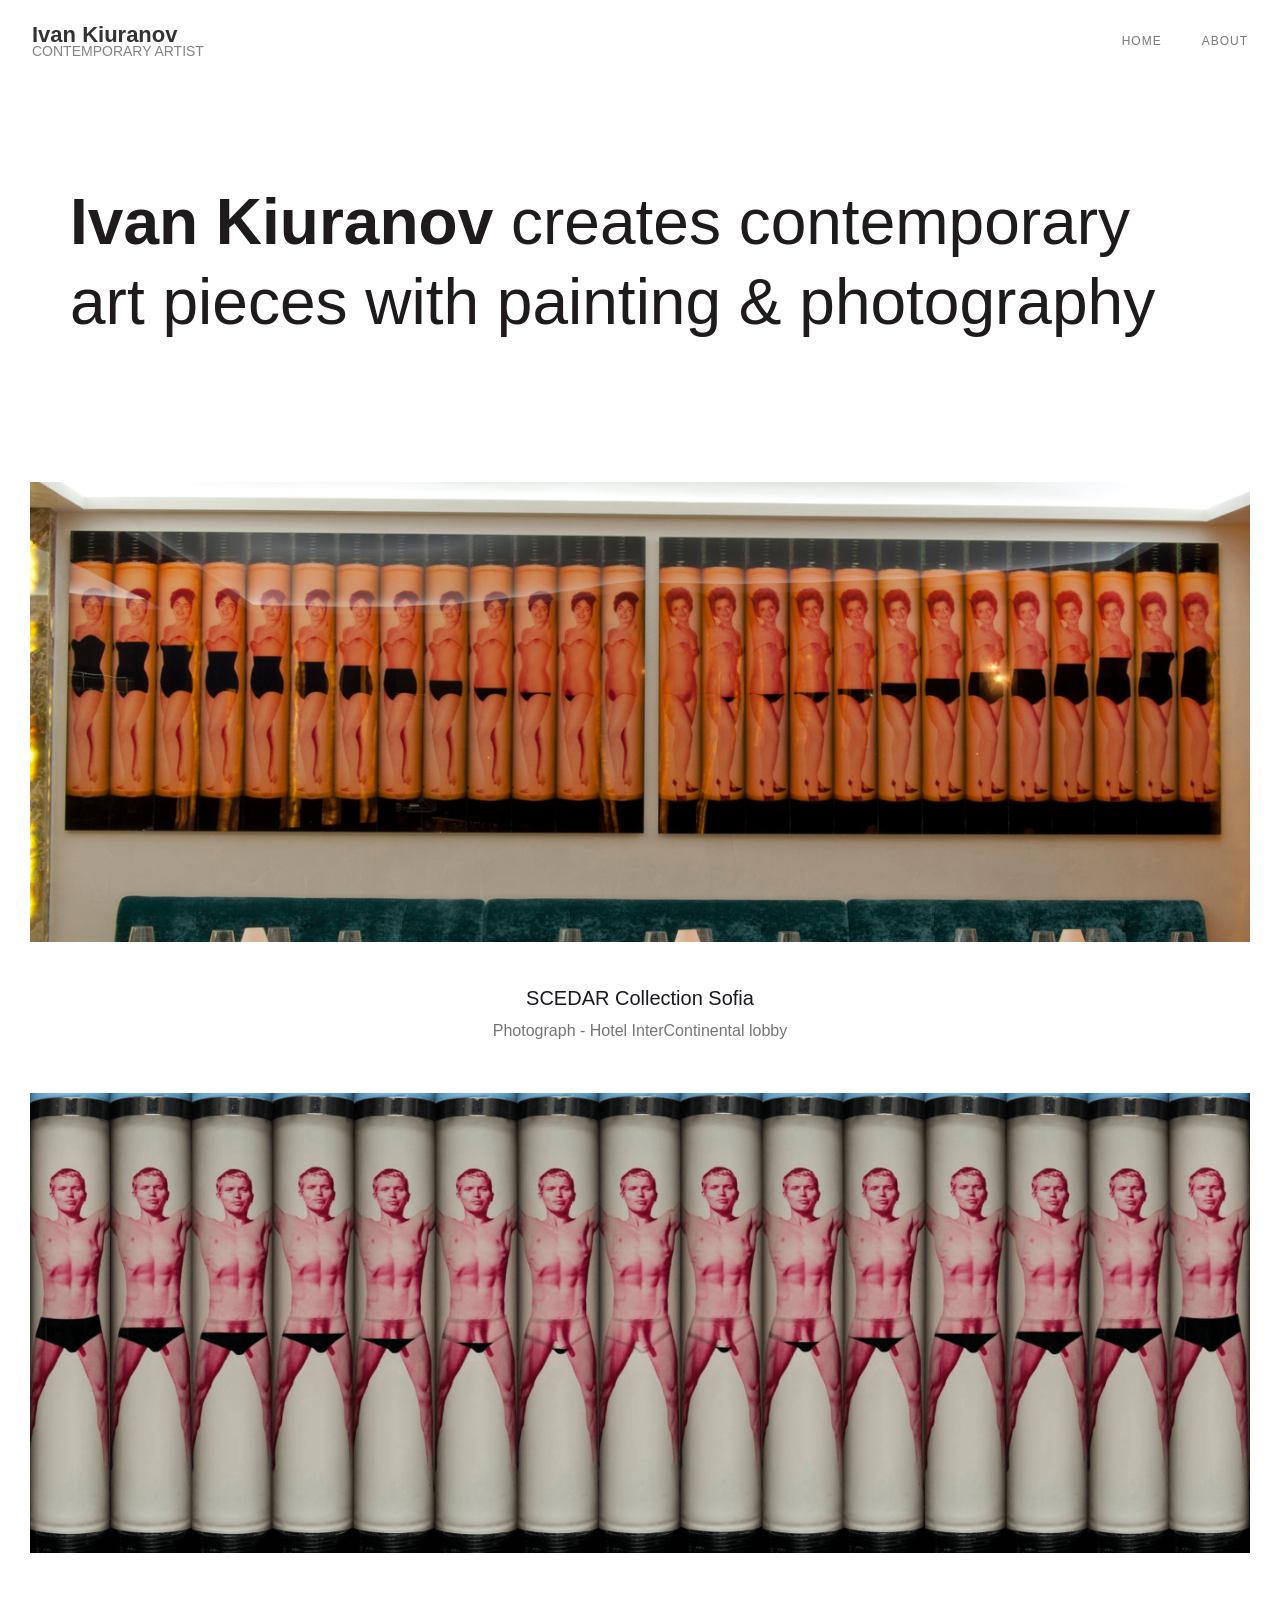
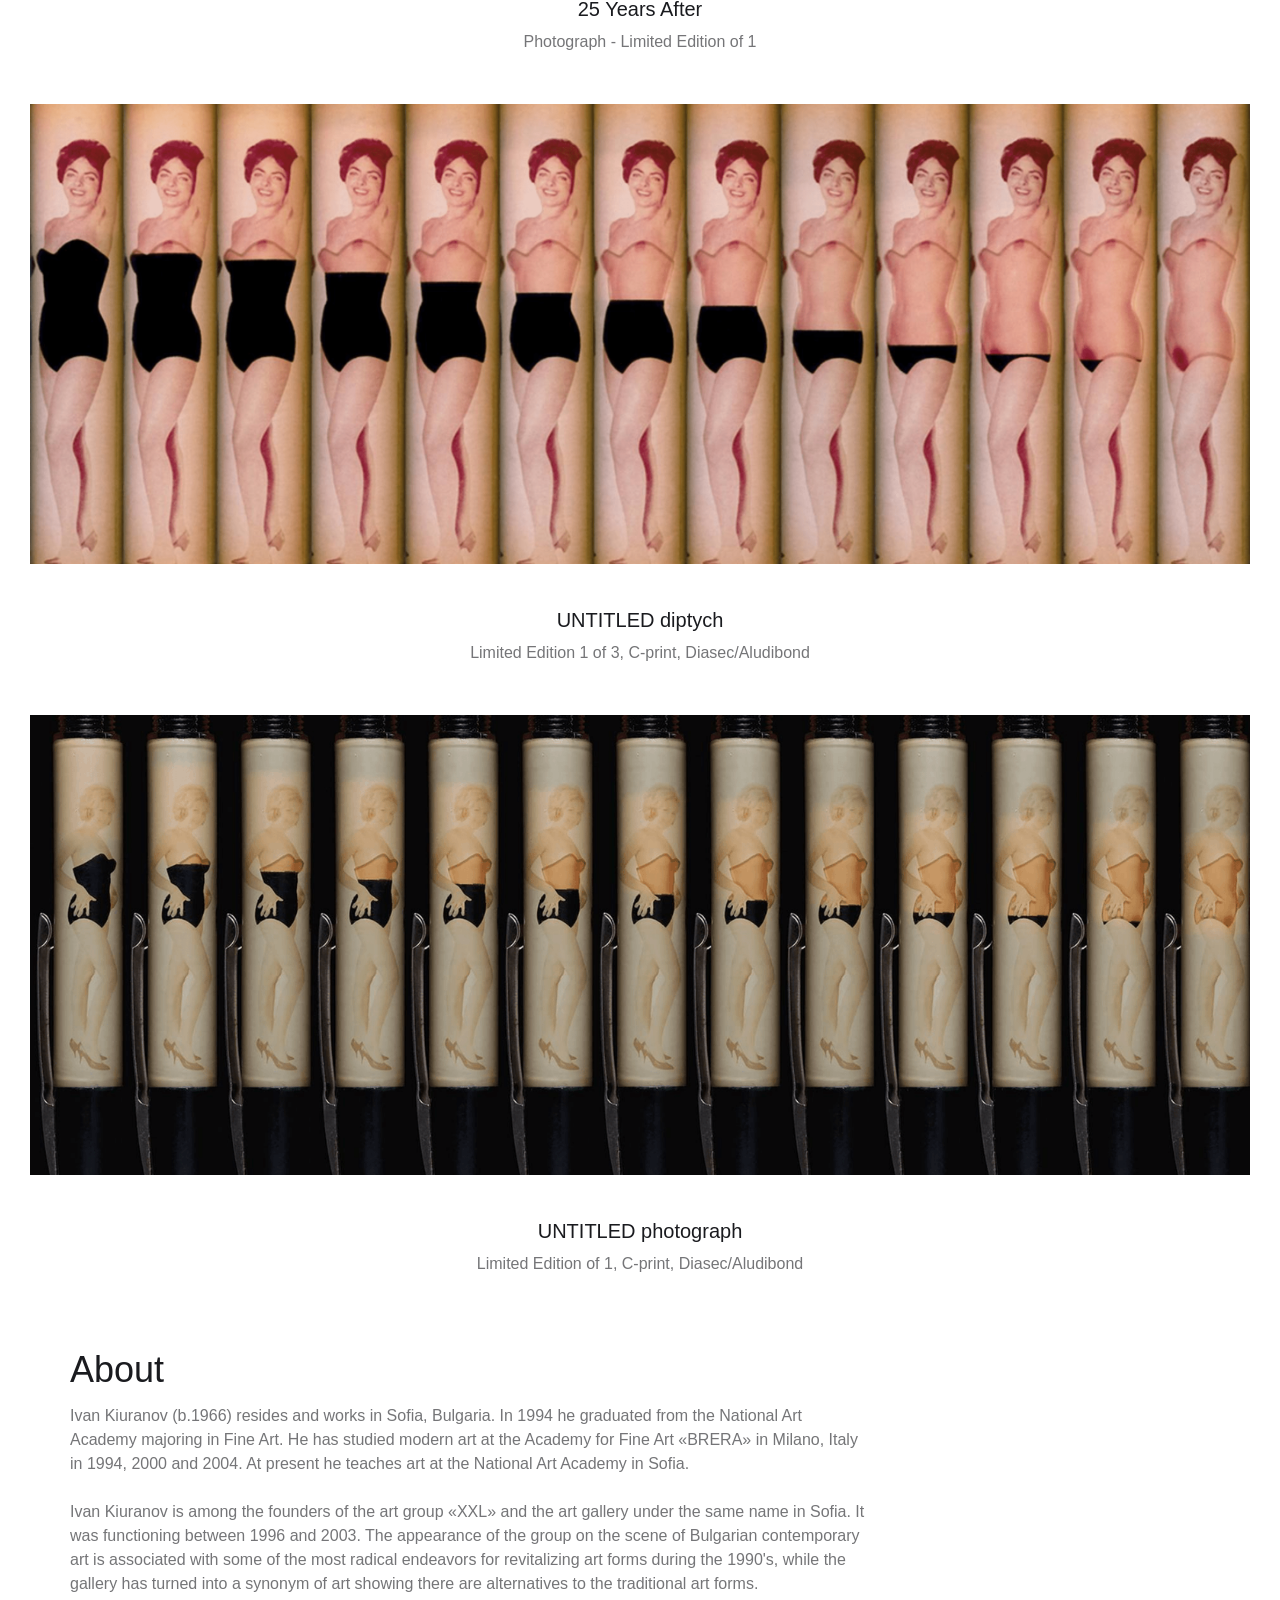
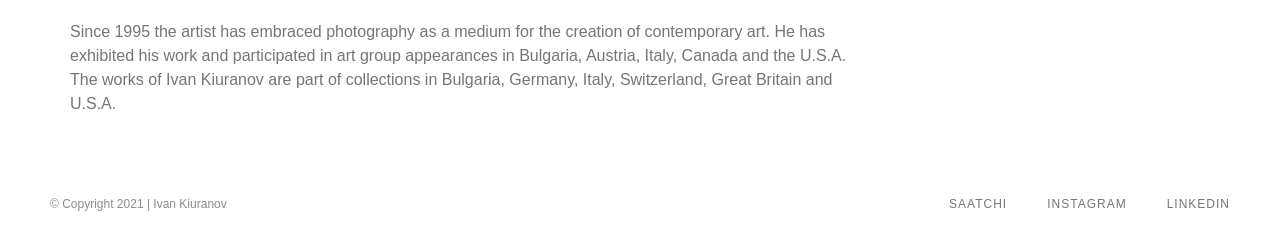
<file: index.html>
<!DOCTYPE html>
<html lang="en" data-wf-page="618bec613eb188e2fa3b89a4" data-wf-site="618bec613eb188a9693b89a0">
<head>
<meta charset="utf-8"/>
<title>Ivan Kiuranov | Contemporary Artist</title>
<meta name="description" content="Ivan Kiuranov creates contemporary art pieces with painting &amp; photography"/>
<meta name="viewport" content="width=device-width, initial-scale=1"/>
<link rel="canonical" href="https://ivankiuranov.com/"/>
<meta property="og:type" content="website"/>
<meta property="og:site_name" content="Ivan Kiuranov"/>
<meta property="og:title" content="Ivan Kiuranov | Contemporary Artist"/>
<meta property="og:description" content="Ivan Kiuranov creates contemporary art pieces with painting &amp; photography"/>
<meta property="og:url" content="https://ivankiuranov.com/"/>
<meta property="og:image" content="https://ivankiuranov.com/assets/images/618bf029c6f2847a69d76795_1_SCEDAR_collection-Sofia-p-1080.jpeg"/>
<meta name="twitter:card" content="summary_large_image"/>
<link rel="icon" href="/favicon.ico" sizes="32x32"/>
<link rel="icon" href="/assets/images/icon.svg" type="image/svg+xml"/>
<link rel="apple-touch-icon" href="/apple-touch-icon.png"/>
<link rel="preconnect" href="https://api.fontshare.com"/>
<link rel="preconnect" href="https://cdn.fontshare.com" crossorigin="anonymous"/>
<link rel="stylesheet" href="https://api.fontshare.com/v2/css?f[]=satoshi@1,2&amp;display=swap"/>
<link rel="stylesheet" href="/assets/css/style.css"/>
<script>!function(o,c){var n=c.documentElement,t=" w-mod-";n.className+=t+"js",("ontouchstart"in o||o.DocumentTouch&&c instanceof DocumentTouch)&&(n.className+=t+"touch")}(window,document);</script>
</head>
<body><div data-collapse="medium" data-animation="default" data-duration="400" data-easing="ease" data-easing2="ease" role="banner" class="navigation w-nav"><div class="navigation-items"><a href="/" aria-current="page" class="logo-link w-nav-brand w--current"><div class="name-text">Ivan Kiuranov</div><div class="paragraph-light">Contemporary Artist</div></a><div class="navigation-wrap"><nav role="navigation" class="navigation-items w-nav-menu"><a href="/" aria-current="page" class="navigation-item w-nav-link w--current">Home</a><a href="/about/" class="navigation-item w-nav-link">About</a></nav><div class="menu-button w-nav-button"><img src="/assets/images/618bec613eb188161d3b89b1_menu-icon.png" width="22" alt="" class="menu-icon"/></div></div></div></div><div class="section"><div class="container"><div class="intro-wrap"><h1 class="heading-jumbo"><strong>Ivan Kiuranov</strong> creates contemporary art pieces with painting &amp; photography</h1></div></div></div><div class="section"><div id="works-grid" class="w-layout-grid works-grid"><div class="div-block"><a href="/work/project-1/" class="work-image cc-work-1 w-inline-block"><img src="/assets/images/618bf029c6f2847a69d76795_1_SCEDAR_collection-Sofia.jpeg" loading="lazy" srcset="/assets/images/618bf029c6f2847a69d76795_1_SCEDAR_collection-Sofia-p-500.jpeg 500w, /assets/images/618bf029c6f2847a69d76795_1_SCEDAR_collection-Sofia-p-800.jpeg 800w, /assets/images/618bf029c6f2847a69d76795_1_SCEDAR_collection-Sofia-p-1080.jpeg 1080w, /assets/images/618bf029c6f2847a69d76795_1_SCEDAR_collection-Sofia.jpeg 1286w" sizes="(max-width: 479px) 94vw, (max-width: 767px) 96vw, (max-width: 991px) 94vw, 99vw" alt="" class="image"/></a><div class="work-description"><a href="/work/project-1/" class="project-name-link">SCEDAR Collection Sofia<br/></a><div class="paragraph-light">Photograph - Hotel InterContinental lobby</div></div></div><div><a href="/work/project-2/" class="work-image cc-work-2 w-inline-block"><img src="/assets/images/618bf42ed5bebce6ecc0065b_25-Years-After.png" loading="lazy" sizes="(max-width: 479px) 94vw, (max-width: 767px) 96vw, (max-width: 991px) 94vw, 99vw" srcset="/assets/images/618bf42ed5bebce6ecc0065b_25-Years-After-p-500.png 500w, /assets/images/618bf42ed5bebce6ecc0065b_25-Years-After-p-800.png 800w, /assets/images/618bf42ed5bebce6ecc0065b_25-Years-After-p-1080.png 1080w, /assets/images/618bf42ed5bebce6ecc0065b_25-Years-After.png 2778w" alt="" class="image-2"/></a><div class="work-description"><a href="/work/project-2/" class="project-name-link">25 Years After</a><div class="paragraph-light">Photograph - Limited Edition of 1</div></div></div><div><a href="/work/project-3/" class="work-image cc-work-3 w-inline-block"><img src="/assets/images/618bf66dd8f1330e5e3d8d2b_UNTITLED-diptych-1.png" loading="lazy" sizes="(max-width: 479px) 94vw, (max-width: 767px) 96vw, (max-width: 991px) 94vw, 99vw" srcset="/assets/images/618bf66dd8f1330e5e3d8d2b_UNTITLED-diptych-1-p-500.png 500w, /assets/images/618bf66dd8f1330e5e3d8d2b_UNTITLED-diptych-1-p-800.png 800w, /assets/images/618bf66dd8f1330e5e3d8d2b_UNTITLED-diptych-1-p-1080.png 1080w, /assets/images/618bf66dd8f1330e5e3d8d2b_UNTITLED-diptych-1.png 2778w" alt="" class="image-3"/></a><div class="work-description"><a href="/work/project-3/" class="project-name-link">UNTITLED diptych</a><div class="paragraph-light">Limited Edition 1 of 3, C-print, Diasec/Aludibond</div></div></div><div><a href="/work/project-4/" class="work-image cc-work-4 w-inline-block"><img src="/assets/images/618bf66d73e0f600f1f53dcb_UNTITLED-photograph-1.png" loading="lazy" sizes="(max-width: 479px) 94vw, (max-width: 767px) 96vw, (max-width: 991px) 94vw, 99vw" srcset="/assets/images/618bf66d73e0f600f1f53dcb_UNTITLED-photograph-1-p-500.png 500w, /assets/images/618bf66d73e0f600f1f53dcb_UNTITLED-photograph-1-p-800.png 800w, /assets/images/618bf66d73e0f600f1f53dcb_UNTITLED-photograph-1-p-1080.png 1080w, /assets/images/618bf66d73e0f600f1f53dcb_UNTITLED-photograph-1-p-1600.png 1600w, /assets/images/618bf66d73e0f600f1f53dcb_UNTITLED-photograph-1-p-2000.png 2000w, /assets/images/618bf66d73e0f600f1f53dcb_UNTITLED-photograph-1.png 2778w" alt="" class="image-4"/></a><div class="work-description"><a href="/work/project-4/" class="project-name-link">UNTITLED photograph</a><div class="paragraph-light">Limited Edition of 1, C-print, Diasec/Aludibond</div></div></div></div><div class="container"><div class="carrer-headline-wrap"><h2>About</h2><p class="paragraph-light">Ivan Kiuranov (b.1966) resides and works in Sofia, Bulgaria. In 1994 he graduated from the National Art Academy majoring in Fine Art. He has studied modern art at the Academy for Fine Art «BRERA» in Milano, Italy in 1994, 2000 and 2004. At present he teaches art at the National Art Academy in Sofia.<br/><br/>Ivan Kiuranov is among the founders of the art group «XXL» and the art gallery under the same name in Sofia. It was functioning between 1996 and 2003. The appearance of the group on the scene of Bulgarian contemporary art is associated with some of the most radical endeavors for revitalizing art forms during the 1990&#x27;s, while the gallery has turned into a synonym of art showing there are alternatives to the traditional art forms.<br/><br/>Since 1995 the artist has embraced photography as a medium for the creation of contemporary art. He has exhibited his work and participated in art group appearances in Bulgaria, Austria, Italy, Canada and the U.S.A. The works of Ivan Kiuranov are part of collections in Bulgaria, Germany, Italy, Switzerland, Great Britain and U.S.A.</p></div></div></div><div class="footer-wrap"><div><div class="webflow-link"><div class="paragraph-tiny">© Copyright 2021 | Ivan Kiuranov</div></div></div><div class="footer-links"><a href="https://www.saatchiart.com/Kiuranov" target="_blank" class="footer-item">SAATCHI</a><a href="https://www.instagram.com/ivan.kiuranov/" target="_blank" class="footer-item">Instagram</a><a href="https://www.linkedin.com/in/ivan-kiuranov-2931133b/" target="_blank" class="footer-item">LINKEDIN</a></div></div><script src="/assets/js/jquery-3.5.1.min.dc5e7f18c8.js"></script><script src="/assets/js/webflow.b5f6862ac.js"></script></body></html>
</file>
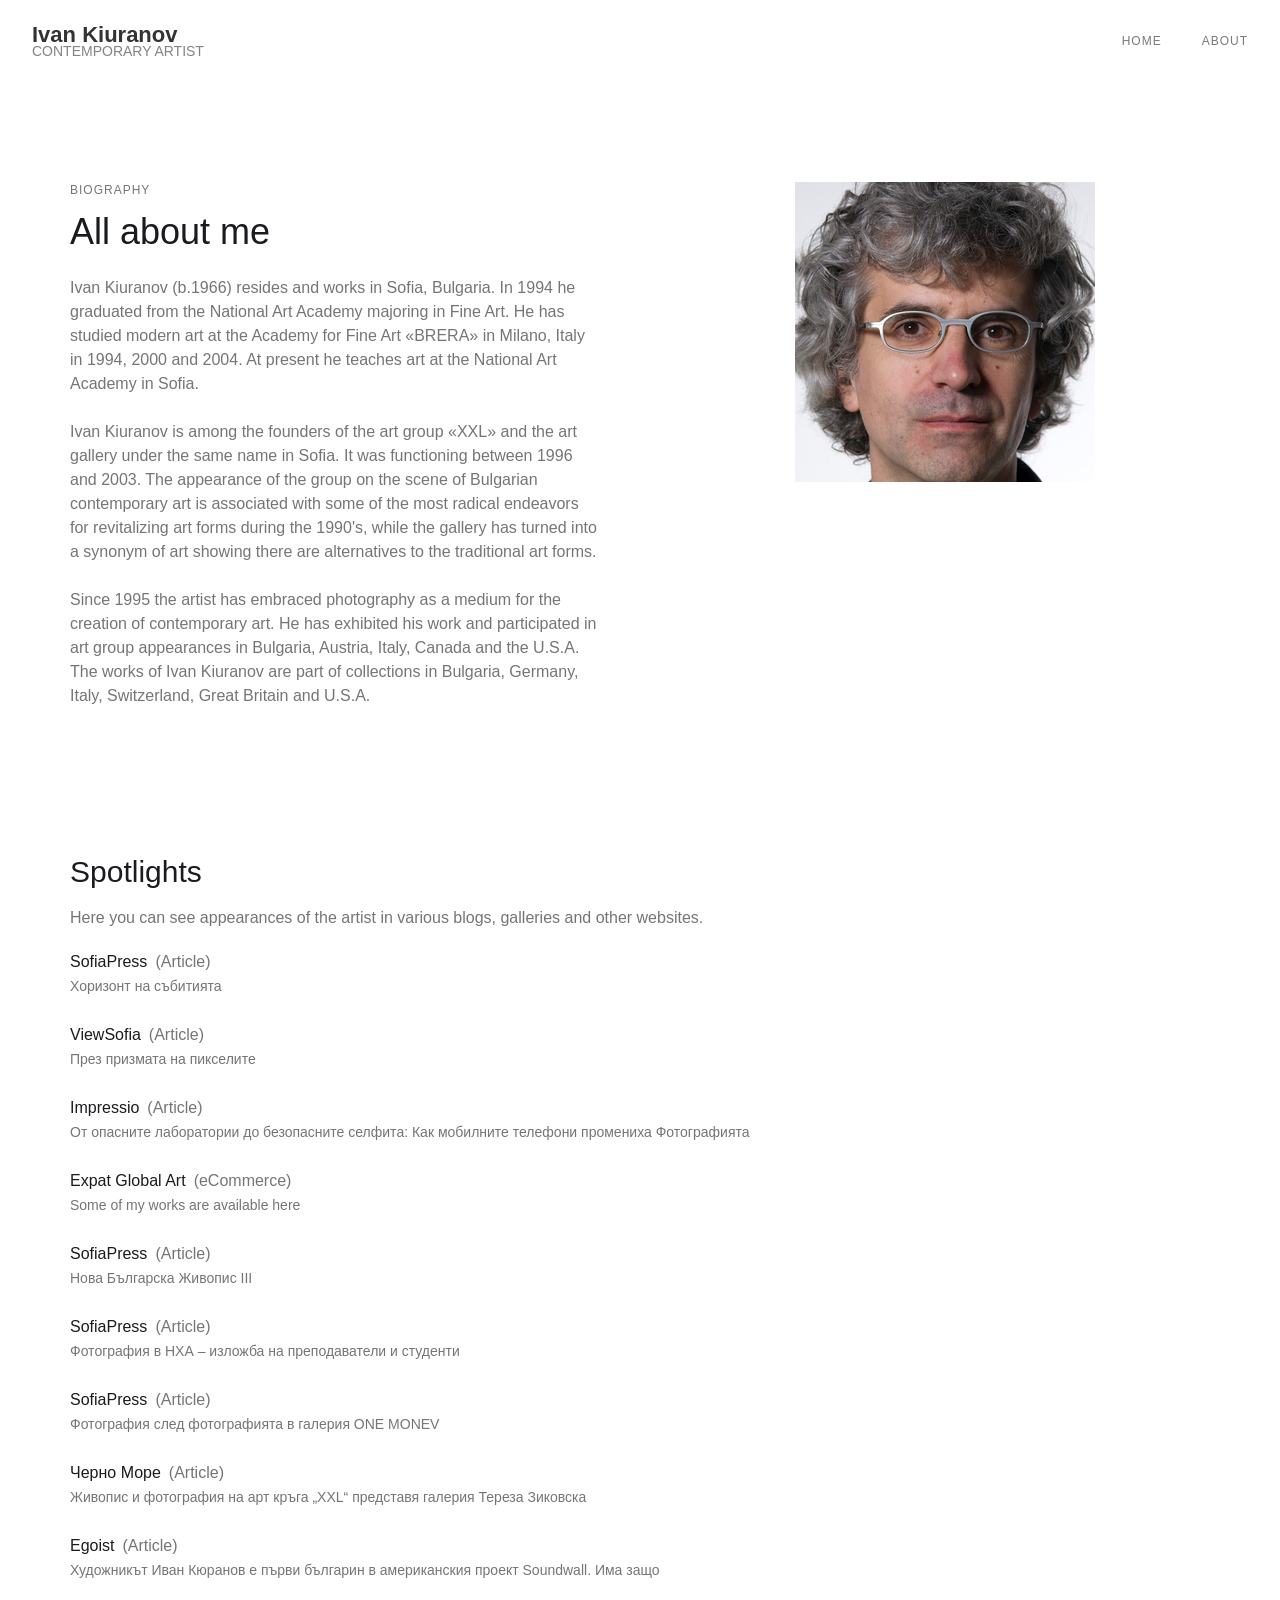
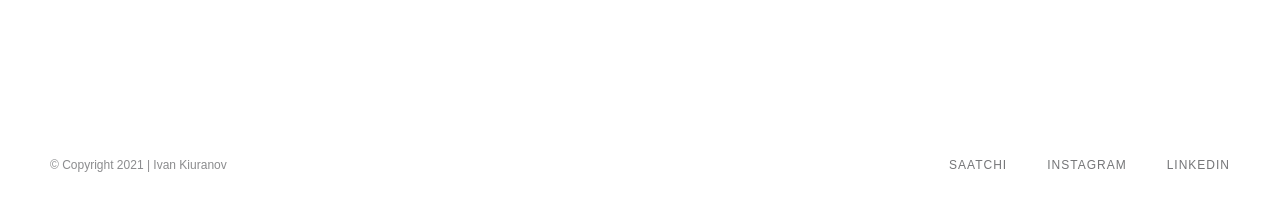
<file: about/index.html>
<!DOCTYPE html>
<html lang="en" data-wf-page="618bec613eb18866613b89a7" data-wf-site="618bec613eb188a9693b89a0">
<head>
<meta charset="utf-8"/>
<title>About | Ivan Kiuranov</title>
<meta name="description" content="Biography of Ivan Kiuranov (b. 1966), a Sofia-based contemporary artist working with painting and photography, with press features and articles about his work."/>
<meta name="viewport" content="width=device-width, initial-scale=1"/>
<link rel="canonical" href="https://ivankiuranov.com/about/"/>
<meta property="og:type" content="website"/>
<meta property="og:site_name" content="Ivan Kiuranov"/>
<meta property="og:title" content="About | Ivan Kiuranov"/>
<meta property="og:description" content="Biography of Ivan Kiuranov (b. 1966), a Sofia-based contemporary artist working with painting and photography, with press features and articles about his work."/>
<meta property="og:url" content="https://ivankiuranov.com/about/"/>
<meta property="og:image" content="https://ivankiuranov.com/assets/images/618bf8bf83b7a4ee36a96c6e_Ivan-avatar.jpeg"/>
<meta name="twitter:card" content="summary_large_image"/>
<link rel="icon" href="/favicon.ico" sizes="32x32"/>
<link rel="icon" href="/assets/images/icon.svg" type="image/svg+xml"/>
<link rel="apple-touch-icon" href="/apple-touch-icon.png"/>
<link rel="preconnect" href="https://api.fontshare.com"/>
<link rel="preconnect" href="https://cdn.fontshare.com" crossorigin="anonymous"/>
<link rel="stylesheet" href="https://api.fontshare.com/v2/css?f[]=satoshi@1,2&amp;display=swap"/>
<link rel="stylesheet" href="/assets/css/style.css"/>
<script>!function(o,c){var n=c.documentElement,t=" w-mod-";n.className+=t+"js",("ontouchstart"in o||o.DocumentTouch&&c instanceof DocumentTouch)&&(n.className+=t+"touch")}(window,document);</script>
</head>
<body><div data-collapse="medium" data-animation="default" data-duration="400" data-easing="ease" data-easing2="ease" role="banner" class="navigation w-nav"><div class="navigation-items"><a href="/" class="logo-link w-nav-brand"><div class="name-text">Ivan Kiuranov</div><div class="paragraph-light">Contemporary Artist</div></a><div class="navigation-wrap"><nav role="navigation" class="navigation-items w-nav-menu"><a href="/" class="navigation-item w-nav-link">Home</a><a href="/about/" aria-current="page" class="navigation-item w-nav-link w--current">About</a></nav><div class="menu-button w-nav-button"><img src="/assets/images/618bec613eb188161d3b89b1_menu-icon.png" width="22" alt="" class="menu-icon"/></div></div></div></div><div class="section"><div class="container"><div class="w-layout-grid about-intro-grid"><div class="about-head-text-wrap"><div class="label cc-about-light">BIOGRAPHY</div><h2 class="hi-there-heading">All about me</h2><p class="paragraph-light">Ivan Kiuranov (b.1966) resides and works in Sofia, Bulgaria. In 1994 he graduated from the National Art Academy majoring in Fine Art. He has studied modern art at the Academy for Fine Art «BRERA» in Milano, Italy in 1994, 2000 and 2004. At present he teaches art at the National Art Academy in Sofia.<br/><br/>Ivan Kiuranov is among the founders of the art group «XXL» and the art gallery under the same name in Sofia. It was functioning between 1996 and 2003. The appearance of the group on the scene of Bulgarian contemporary art is associated with some of the most radical endeavors for revitalizing art forms during the 1990&#x27;s, while the gallery has turned into a synonym of art showing there are alternatives to the traditional art forms.<br/><br/>Since 1995 the artist has embraced photography as a medium for the creation of contemporary art. He has exhibited his work and participated in art group appearances in Bulgaria, Austria, Italy, Canada and the U.S.A. The works of Ivan Kiuranov are part of collections in Bulgaria, Germany, Italy, Switzerland, Great Britain and U.S.A.</p></div><img src="/assets/images/618bf8bf83b7a4ee36a96c6e_Ivan-avatar.jpeg" alt="Ivan Kiuranov" class="image-5"/></div></div></div><div class="section"><div class="container"><div class="w-layout-grid personal-features-grid"><div><h3>Spotlights</h3><div class="paragraph-light cc-position-name">Here you can see appearances of the artist in various blogs, galleries and other websites.</div></div><ul role="list" class="w-list-unstyled"><li class="featured-item-wrap"><div class="speaking-text">SofiaPress</div><div class="speaking-detail">(Article)</div><a href="https://sofiapress.com/galleries/one-gallery-%d0%bf%d1%80%d0%b5%d0%b4%d1%81%d1%82%d0%b0%d0%b2%d1%8f-%d1%85%d0%be%d1%80%d0%b8%d0%b7%d0%be%d0%bd%d1%82-%d0%bd%d0%b0-%d1%81%d1%8a%d0%b1%d0%b8%d1%82%d0%b8%d1%8f%d1%82%d0%b0-%d1%81%d0%b1/" target="_blank" class="reference-link">Хоризонт на събитията</a></li><li class="featured-item-wrap"><div class="speaking-text">ViewSofia</div><div class="speaking-detail">(Article)</div><a href="https://www.viewsofia.com/article/48847/more/Ivan-Kyuranov%3A-prez-prizmatana-#more" target="_blank" class="reference-link">През призмата на пикселите</a></li><li class="featured-item-wrap"><div class="speaking-text">Impressio</div><div class="speaking-detail">(Article)</div><a href="https://impressio.dir.bg/photography/ot-opasnite-laboratorii-do-bezopasnite-selfita-kak-mobilnite-telefoni-promeniha-fotografiyata" target="_blank" class="reference-link">От опасните лаборатории до безопасните селфита: Как мобилните телефони промениха Фотографията</a></li><li class="featured-item-wrap"><div class="speaking-text">Expat Global Art</div><div class="speaking-detail">(eCommerce)</div><a href="https://expatglobalart.com/vendor/ivan-kiuranov/" target="_blank" class="reference-link">Some of my works are available here</a></li><li class="featured-item-wrap"><div class="speaking-text">SofiaPress</div><div class="speaking-detail">(Article)</div><a href="https://sofiapress.com/leading-news/izlojba-nova-bulgarska-jivopis-v-galeriq-oborishte5-sofia-grupa-xxl/" target="_blank" class="reference-link">Нова Българска Живопис III</a></li><li class="featured-item-wrap"><div class="speaking-text">SofiaPress</div><div class="speaking-detail">(Article)</div><a href="https://sofiapress.com/leading-news/fotografiq-v-nacionalna-hudojestvena-akademiq-izlojba-na-prepodavateli-i-studenti/" target="_blank" class="reference-link">Фотография в НХА – изложба на преподаватели и студенти</a></li><li class="featured-item-wrap"><div class="speaking-text">SofiaPress</div><div class="speaking-detail">(Article)</div><a href="https://sofiapress.com/editor-choice/one-monev-fotografiq-sled-fotografiqta/" target="_blank" class="reference-link">Фотография след фотографията в галерия ONE MONEV</a></li><li class="featured-item-wrap"><div class="speaking-text">Черно Море</div><div class="speaking-detail">(Article)</div><a href="https://www.chernomore.bg/a/16-kultura/139059-zhivopis-i-fotografiya-na-art-kraga-xxl-predstavya-galeriya-tereza-zikovska" class="reference-link">Живопис и фотография на арт кръга „XXL“ представя галерия Тереза Зиковска</a></li><li class="featured-item-wrap"><div class="speaking-text">Egoist</div><div class="speaking-detail">(Article)</div><a href="https://egoist.bg/hudozhnikat-ivan-kyuranov-e-parvi-balgarin-v-amerikanskiya-proekt-soundwall-ima-zashto/" target="_blank" class="reference-link">Художникът Иван Кюранов е първи българин в американския проект Soundwall. Има защо</a></li></ul></div></div></div><div class="footer-wrap"><div><div class="webflow-link"><div class="paragraph-tiny">© Copyright 2021 | Ivan Kiuranov</div></div></div><div class="footer-links"><a href="https://www.saatchiart.com/Kiuranov" target="_blank" class="footer-item">SAATCHI</a><a href="https://www.instagram.com/ivan.kiuranov/" target="_blank" class="footer-item">Instagram</a><a href="https://www.linkedin.com/in/ivan-kiuranov-2931133b/" target="_blank" class="footer-item">LINKEDIN</a></div></div><script src="/assets/js/jquery-3.5.1.min.dc5e7f18c8.js"></script><script src="/assets/js/webflow.b5f6862ac.js"></script></body></html>
</file>
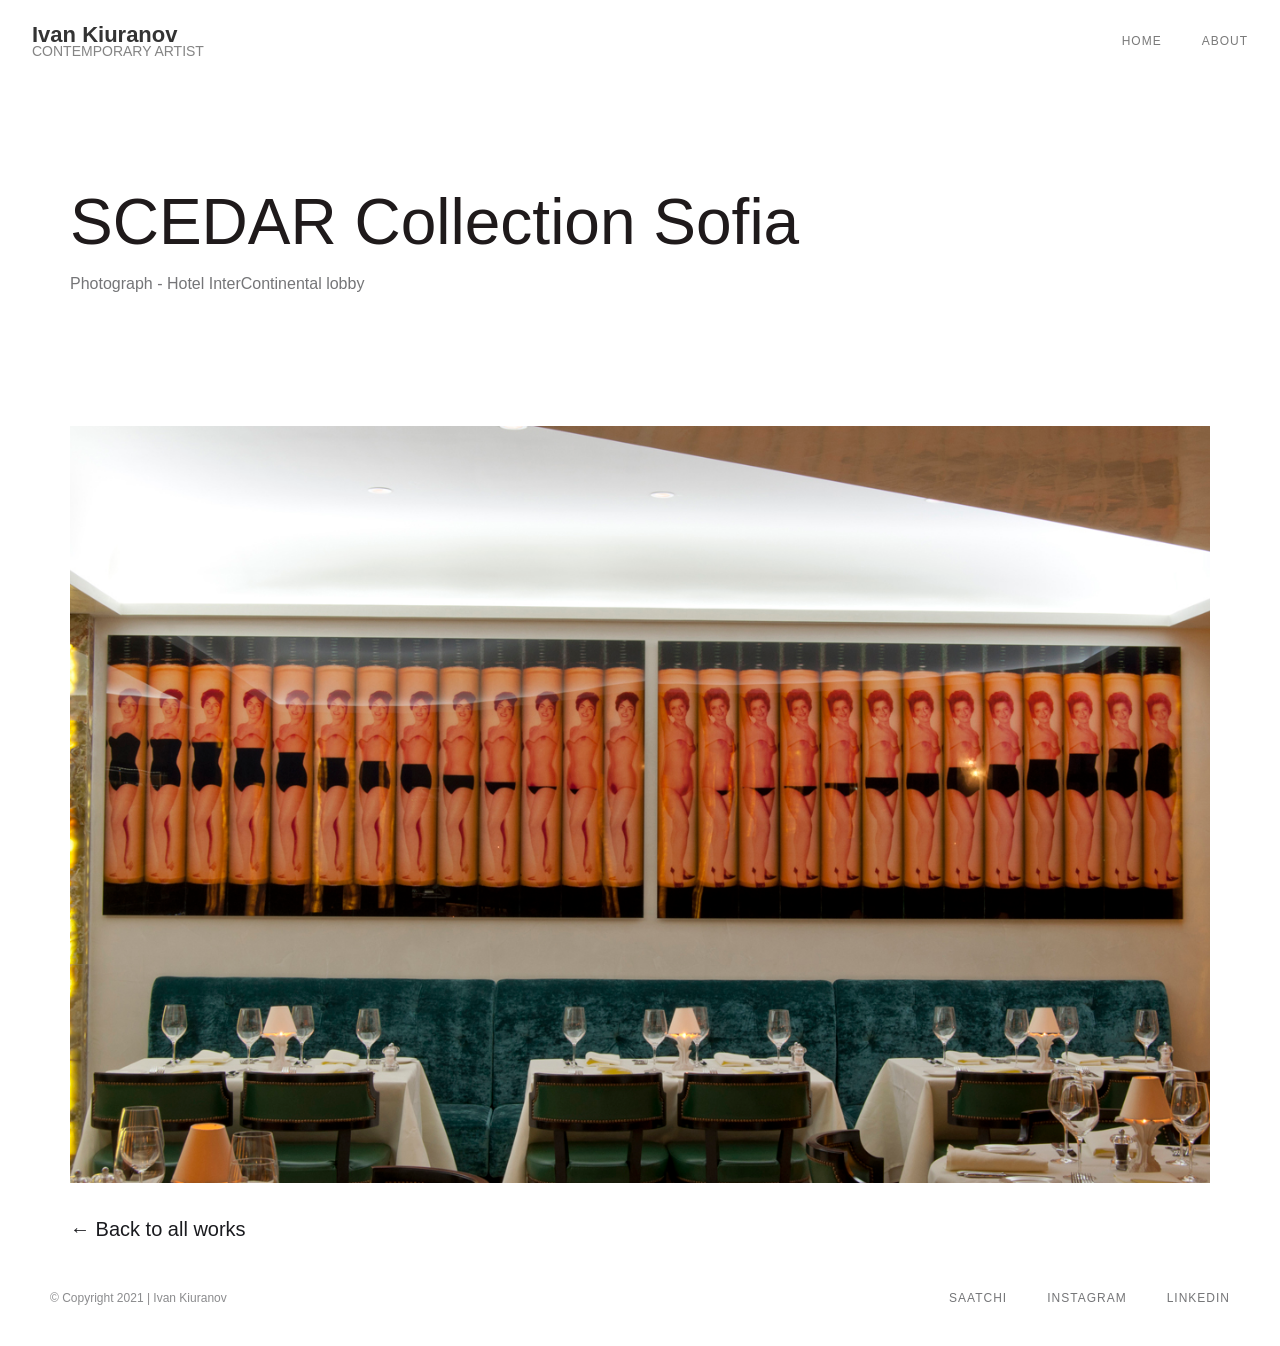
<file: work/project-1/index.html>
<!DOCTYPE html>
<html lang="en" data-wf-page="618bec613eb18802ec3b89a9" data-wf-site="618bec613eb188a9693b89a0">
<head>
<meta charset="utf-8"/>
<title>SCEDAR Collection Sofia | Ivan Kiuranov</title>
<meta name="description" content="SCEDAR Collection Sofia by Ivan Kiuranov — Photograph - Hotel InterContinental lobby."/>
<meta name="viewport" content="width=device-width, initial-scale=1"/>
<link rel="canonical" href="https://ivankiuranov.com/work/project-1/"/>
<meta property="og:type" content="website"/>
<meta property="og:site_name" content="Ivan Kiuranov"/>
<meta property="og:title" content="SCEDAR Collection Sofia | Ivan Kiuranov"/>
<meta property="og:description" content="SCEDAR Collection Sofia by Ivan Kiuranov — Photograph - Hotel InterContinental lobby."/>
<meta property="og:url" content="https://ivankiuranov.com/work/project-1/"/>
<meta property="og:image" content="https://ivankiuranov.com/assets/images/618bf029c6f2847a69d76795_1_SCEDAR_collection-Sofia-p-1080.jpeg"/>
<meta name="twitter:card" content="summary_large_image"/>
<link rel="icon" href="/favicon.ico" sizes="32x32"/>
<link rel="icon" href="/assets/images/icon.svg" type="image/svg+xml"/>
<link rel="apple-touch-icon" href="/apple-touch-icon.png"/>
<link rel="preconnect" href="https://api.fontshare.com"/>
<link rel="preconnect" href="https://cdn.fontshare.com" crossorigin="anonymous"/>
<link rel="stylesheet" href="https://api.fontshare.com/v2/css?f[]=satoshi@1,2&amp;display=swap"/>
<link rel="stylesheet" href="/assets/css/style.css"/>
<script>!function(o,c){var n=c.documentElement,t=" w-mod-";n.className+=t+"js",("ontouchstart"in o||o.DocumentTouch&&c instanceof DocumentTouch)&&(n.className+=t+"touch")}(window,document);</script>
</head>
<body><div data-collapse="medium" data-animation="default" data-duration="400" data-easing="ease" data-easing2="ease" role="banner" class="navigation w-nav"><div class="navigation-items"><a href="/" class="logo-link w-nav-brand"><div class="name-text">Ivan Kiuranov</div><div class="paragraph-light">Contemporary Artist</div></a><div class="navigation-wrap"><nav role="navigation" class="navigation-items w-nav-menu"><a href="/" class="navigation-item w-nav-link">Home</a><a href="/about/" class="navigation-item w-nav-link">About</a></nav><div class="menu-button w-nav-button"><img src="/assets/images/618bec613eb188161d3b89b1_menu-icon.png" width="22" alt="" class="menu-icon"/></div></div></div></div><div class="section"><div class="container"><div class="intro-wrap"><h1 class="heading-jumbo">SCEDAR Collection Sofia</h1><div class="paragraph-light">Photograph - Hotel InterContinental lobby</div></div></div></div><div class="section"><div class="container"><img src="/assets/images/618bf029c6f2847a69d76795_1_SCEDAR_collection-Sofia.jpeg" srcset="/assets/images/618bf029c6f2847a69d76795_1_SCEDAR_collection-Sofia-p-500.jpeg 500w, /assets/images/618bf029c6f2847a69d76795_1_SCEDAR_collection-Sofia-p-800.jpeg 800w, /assets/images/618bf029c6f2847a69d76795_1_SCEDAR_collection-Sofia-p-1080.jpeg 1080w, /assets/images/618bf029c6f2847a69d76795_1_SCEDAR_collection-Sofia.jpeg 1286w" sizes="(max-width: 1140px) 100vw, 1140px" alt="SCEDAR Collection Sofia" class="detail-image"/><a href="/#works-grid" class="project-name-link">← Back to all works</a></div></div><div class="footer-wrap"><div><div class="webflow-link"><div class="paragraph-tiny">© Copyright 2021 | Ivan Kiuranov</div></div></div><div class="footer-links"><a href="https://www.saatchiart.com/Kiuranov" target="_blank" class="footer-item">SAATCHI</a><a href="https://www.instagram.com/ivan.kiuranov/" target="_blank" class="footer-item">Instagram</a><a href="https://www.linkedin.com/in/ivan-kiuranov-2931133b/" target="_blank" class="footer-item">LINKEDIN</a></div></div><script src="/assets/js/jquery-3.5.1.min.dc5e7f18c8.js"></script><script src="/assets/js/webflow.b5f6862ac.js"></script></body></html>
</file>
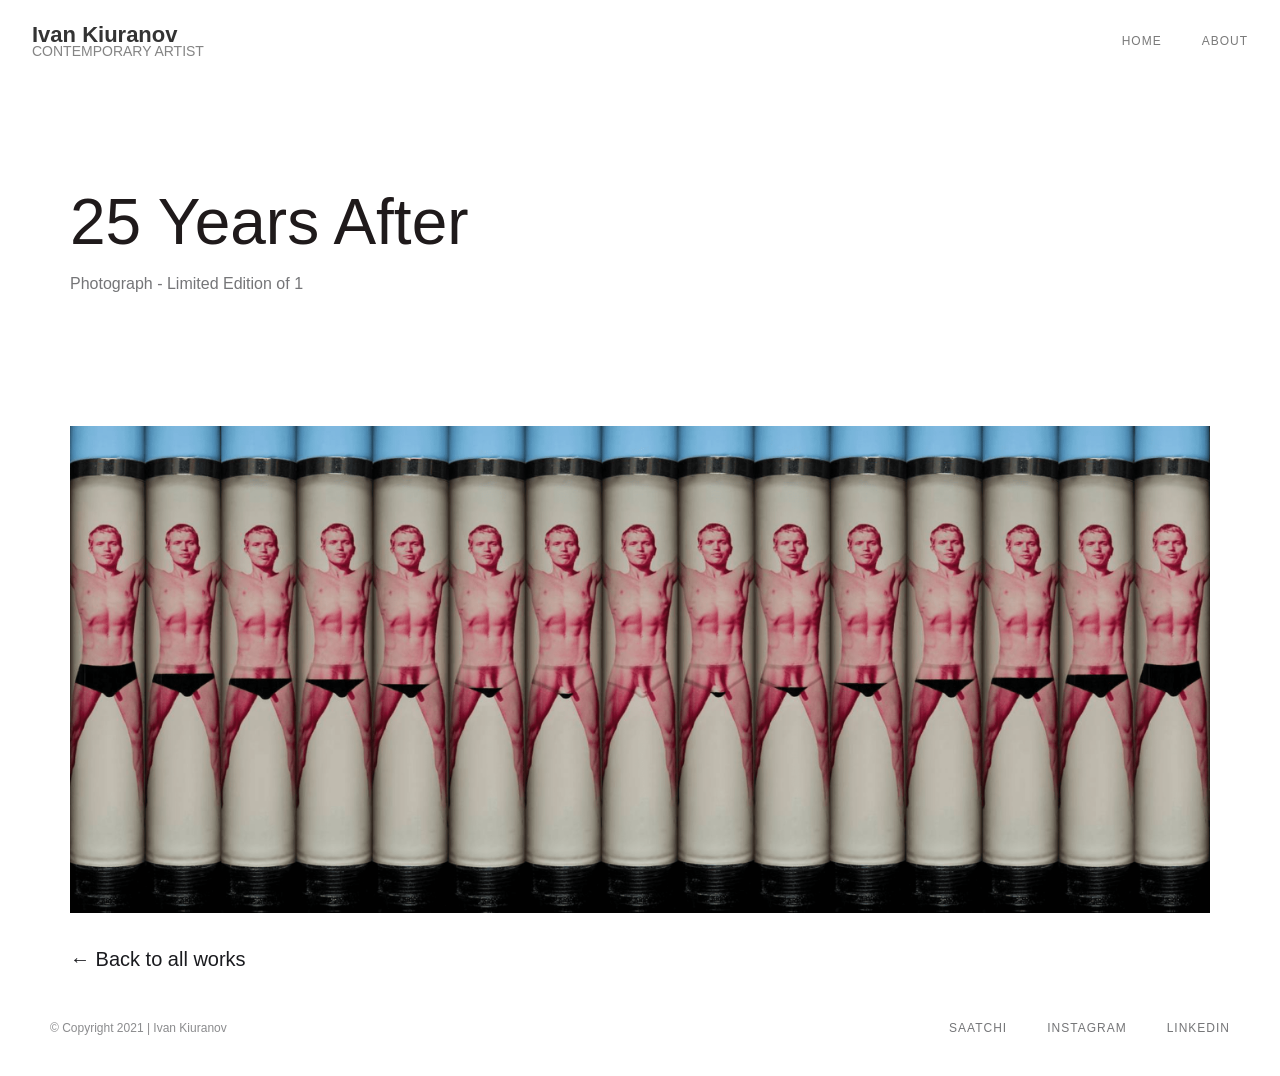
<file: work/project-2/index.html>
<!DOCTYPE html>
<html lang="en" data-wf-page="618bec613eb18833313b89aa" data-wf-site="618bec613eb188a9693b89a0">
<head>
<meta charset="utf-8"/>
<title>25 Years After | Ivan Kiuranov</title>
<meta name="description" content="25 Years After by Ivan Kiuranov — Photograph - Limited Edition of 1."/>
<meta name="viewport" content="width=device-width, initial-scale=1"/>
<link rel="canonical" href="https://ivankiuranov.com/work/project-2/"/>
<meta property="og:type" content="website"/>
<meta property="og:site_name" content="Ivan Kiuranov"/>
<meta property="og:title" content="25 Years After | Ivan Kiuranov"/>
<meta property="og:description" content="25 Years After by Ivan Kiuranov — Photograph - Limited Edition of 1."/>
<meta property="og:url" content="https://ivankiuranov.com/work/project-2/"/>
<meta property="og:image" content="https://ivankiuranov.com/assets/images/618bf42ed5bebce6ecc0065b_25-Years-After-p-1080.png"/>
<meta name="twitter:card" content="summary_large_image"/>
<link rel="icon" href="/favicon.ico" sizes="32x32"/>
<link rel="icon" href="/assets/images/icon.svg" type="image/svg+xml"/>
<link rel="apple-touch-icon" href="/apple-touch-icon.png"/>
<link rel="preconnect" href="https://api.fontshare.com"/>
<link rel="preconnect" href="https://cdn.fontshare.com" crossorigin="anonymous"/>
<link rel="stylesheet" href="https://api.fontshare.com/v2/css?f[]=satoshi@1,2&amp;display=swap"/>
<link rel="stylesheet" href="/assets/css/style.css"/>
<script>!function(o,c){var n=c.documentElement,t=" w-mod-";n.className+=t+"js",("ontouchstart"in o||o.DocumentTouch&&c instanceof DocumentTouch)&&(n.className+=t+"touch")}(window,document);</script>
</head>
<body><div data-collapse="medium" data-animation="default" data-duration="400" data-easing="ease" data-easing2="ease" role="banner" class="navigation w-nav"><div class="navigation-items"><a href="/" class="logo-link w-nav-brand"><div class="name-text">Ivan Kiuranov</div><div class="paragraph-light">Contemporary Artist</div></a><div class="navigation-wrap"><nav role="navigation" class="navigation-items w-nav-menu"><a href="/" class="navigation-item w-nav-link">Home</a><a href="/about/" class="navigation-item w-nav-link">About</a></nav><div class="menu-button w-nav-button"><img src="/assets/images/618bec613eb188161d3b89b1_menu-icon.png" width="22" alt="" class="menu-icon"/></div></div></div></div><div class="section"><div class="container"><div class="intro-wrap"><h1 class="heading-jumbo">25 Years After</h1><div class="paragraph-light">Photograph - Limited Edition of 1</div></div></div></div><div class="section"><div class="container"><img src="/assets/images/618bf42ed5bebce6ecc0065b_25-Years-After.png" sizes="(max-width: 1140px) 100vw, 1140px" srcset="/assets/images/618bf42ed5bebce6ecc0065b_25-Years-After-p-500.png 500w, /assets/images/618bf42ed5bebce6ecc0065b_25-Years-After-p-800.png 800w, /assets/images/618bf42ed5bebce6ecc0065b_25-Years-After-p-1080.png 1080w, /assets/images/618bf42ed5bebce6ecc0065b_25-Years-After.png 2778w" alt="25 Years After" class="detail-image"/><a href="/#works-grid" class="project-name-link">← Back to all works</a></div></div><div class="footer-wrap"><div><div class="webflow-link"><div class="paragraph-tiny">© Copyright 2021 | Ivan Kiuranov</div></div></div><div class="footer-links"><a href="https://www.saatchiart.com/Kiuranov" target="_blank" class="footer-item">SAATCHI</a><a href="https://www.instagram.com/ivan.kiuranov/" target="_blank" class="footer-item">Instagram</a><a href="https://www.linkedin.com/in/ivan-kiuranov-2931133b/" target="_blank" class="footer-item">LINKEDIN</a></div></div><script src="/assets/js/jquery-3.5.1.min.dc5e7f18c8.js"></script><script src="/assets/js/webflow.b5f6862ac.js"></script></body></html>
</file>
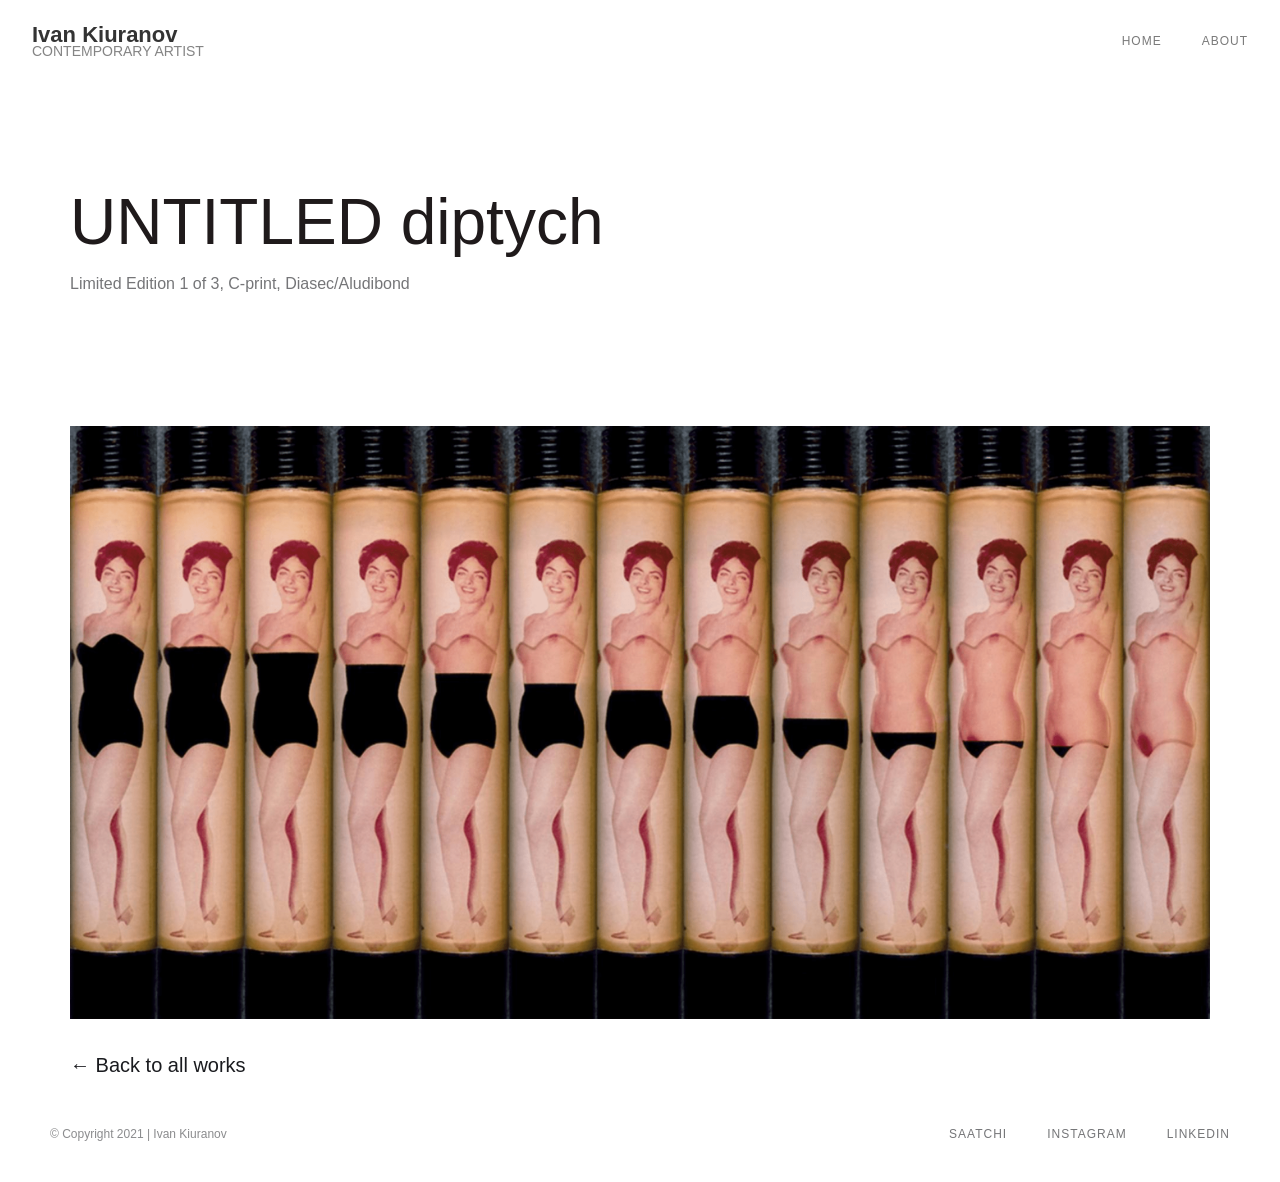
<file: work/project-3/index.html>
<!DOCTYPE html>
<html lang="en" data-wf-page="618bec613eb18841573b89ab" data-wf-site="618bec613eb188a9693b89a0">
<head>
<meta charset="utf-8"/>
<title>UNTITLED diptych | Ivan Kiuranov</title>
<meta name="description" content="UNTITLED diptych by Ivan Kiuranov — Limited Edition 1 of 3, C-print, Diasec/Aludibond."/>
<meta name="viewport" content="width=device-width, initial-scale=1"/>
<link rel="canonical" href="https://ivankiuranov.com/work/project-3/"/>
<meta property="og:type" content="website"/>
<meta property="og:site_name" content="Ivan Kiuranov"/>
<meta property="og:title" content="UNTITLED diptych | Ivan Kiuranov"/>
<meta property="og:description" content="UNTITLED diptych by Ivan Kiuranov — Limited Edition 1 of 3, C-print, Diasec/Aludibond."/>
<meta property="og:url" content="https://ivankiuranov.com/work/project-3/"/>
<meta property="og:image" content="https://ivankiuranov.com/assets/images/618bf66dd8f1330e5e3d8d2b_UNTITLED-diptych-1-p-1080.png"/>
<meta name="twitter:card" content="summary_large_image"/>
<link rel="icon" href="/favicon.ico" sizes="32x32"/>
<link rel="icon" href="/assets/images/icon.svg" type="image/svg+xml"/>
<link rel="apple-touch-icon" href="/apple-touch-icon.png"/>
<link rel="preconnect" href="https://api.fontshare.com"/>
<link rel="preconnect" href="https://cdn.fontshare.com" crossorigin="anonymous"/>
<link rel="stylesheet" href="https://api.fontshare.com/v2/css?f[]=satoshi@1,2&amp;display=swap"/>
<link rel="stylesheet" href="/assets/css/style.css"/>
<script>!function(o,c){var n=c.documentElement,t=" w-mod-";n.className+=t+"js",("ontouchstart"in o||o.DocumentTouch&&c instanceof DocumentTouch)&&(n.className+=t+"touch")}(window,document);</script>
</head>
<body><div data-collapse="medium" data-animation="default" data-duration="400" data-easing="ease" data-easing2="ease" role="banner" class="navigation w-nav"><div class="navigation-items"><a href="/" class="logo-link w-nav-brand"><div class="name-text">Ivan Kiuranov</div><div class="paragraph-light">Contemporary Artist</div></a><div class="navigation-wrap"><nav role="navigation" class="navigation-items w-nav-menu"><a href="/" class="navigation-item w-nav-link">Home</a><a href="/about/" class="navigation-item w-nav-link">About</a></nav><div class="menu-button w-nav-button"><img src="/assets/images/618bec613eb188161d3b89b1_menu-icon.png" width="22" alt="" class="menu-icon"/></div></div></div></div><div class="section"><div class="container"><div class="intro-wrap"><h1 class="heading-jumbo">UNTITLED diptych</h1><div class="paragraph-light">Limited Edition 1 of 3, C-print, Diasec/Aludibond</div></div></div></div><div class="section"><div class="container"><img src="/assets/images/618bf66dd8f1330e5e3d8d2b_UNTITLED-diptych-1.png" sizes="(max-width: 1140px) 100vw, 1140px" srcset="/assets/images/618bf66dd8f1330e5e3d8d2b_UNTITLED-diptych-1-p-500.png 500w, /assets/images/618bf66dd8f1330e5e3d8d2b_UNTITLED-diptych-1-p-800.png 800w, /assets/images/618bf66dd8f1330e5e3d8d2b_UNTITLED-diptych-1-p-1080.png 1080w, /assets/images/618bf66dd8f1330e5e3d8d2b_UNTITLED-diptych-1.png 2778w" alt="UNTITLED diptych" class="detail-image"/><a href="/#works-grid" class="project-name-link">← Back to all works</a></div></div><div class="footer-wrap"><div><div class="webflow-link"><div class="paragraph-tiny">© Copyright 2021 | Ivan Kiuranov</div></div></div><div class="footer-links"><a href="https://www.saatchiart.com/Kiuranov" target="_blank" class="footer-item">SAATCHI</a><a href="https://www.instagram.com/ivan.kiuranov/" target="_blank" class="footer-item">Instagram</a><a href="https://www.linkedin.com/in/ivan-kiuranov-2931133b/" target="_blank" class="footer-item">LINKEDIN</a></div></div><script src="/assets/js/jquery-3.5.1.min.dc5e7f18c8.js"></script><script src="/assets/js/webflow.b5f6862ac.js"></script></body></html>
</file>
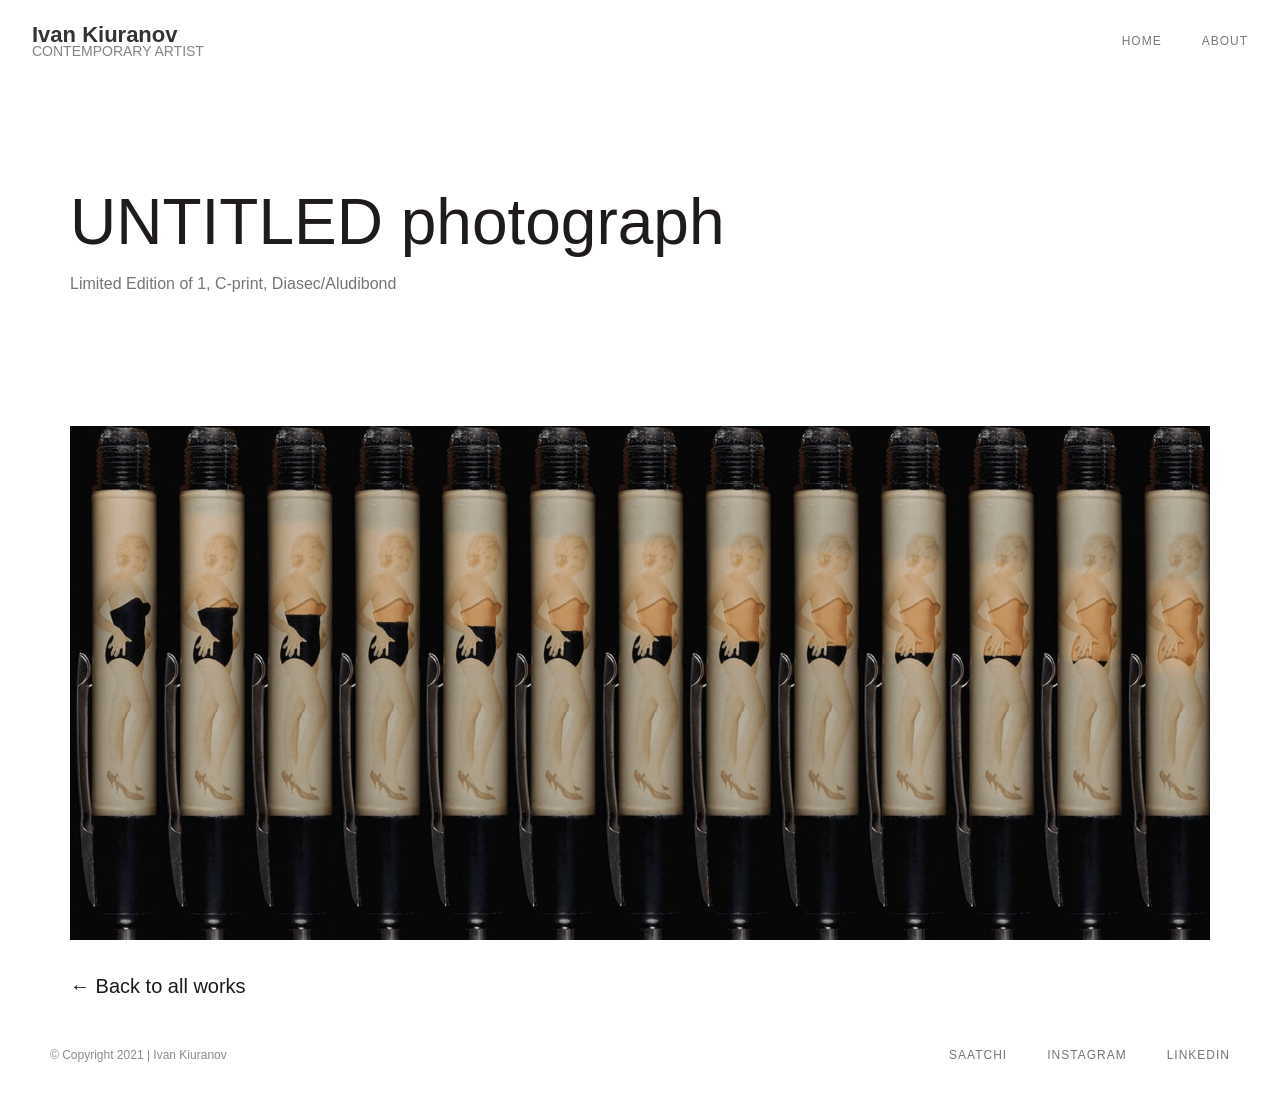
<file: work/project-4/index.html>
<!DOCTYPE html>
<html lang="en" data-wf-page="618bec613eb188313c3b89ac" data-wf-site="618bec613eb188a9693b89a0">
<head>
<meta charset="utf-8"/>
<title>UNTITLED photograph | Ivan Kiuranov</title>
<meta name="description" content="UNTITLED photograph by Ivan Kiuranov — Limited Edition of 1, C-print, Diasec/Aludibond."/>
<meta name="viewport" content="width=device-width, initial-scale=1"/>
<link rel="canonical" href="https://ivankiuranov.com/work/project-4/"/>
<meta property="og:type" content="website"/>
<meta property="og:site_name" content="Ivan Kiuranov"/>
<meta property="og:title" content="UNTITLED photograph | Ivan Kiuranov"/>
<meta property="og:description" content="UNTITLED photograph by Ivan Kiuranov — Limited Edition of 1, C-print, Diasec/Aludibond."/>
<meta property="og:url" content="https://ivankiuranov.com/work/project-4/"/>
<meta property="og:image" content="https://ivankiuranov.com/assets/images/618bf66d73e0f600f1f53dcb_UNTITLED-photograph-1-p-1080.png"/>
<meta name="twitter:card" content="summary_large_image"/>
<link rel="icon" href="/favicon.ico" sizes="32x32"/>
<link rel="icon" href="/assets/images/icon.svg" type="image/svg+xml"/>
<link rel="apple-touch-icon" href="/apple-touch-icon.png"/>
<link rel="preconnect" href="https://api.fontshare.com"/>
<link rel="preconnect" href="https://cdn.fontshare.com" crossorigin="anonymous"/>
<link rel="stylesheet" href="https://api.fontshare.com/v2/css?f[]=satoshi@1,2&amp;display=swap"/>
<link rel="stylesheet" href="/assets/css/style.css"/>
<script>!function(o,c){var n=c.documentElement,t=" w-mod-";n.className+=t+"js",("ontouchstart"in o||o.DocumentTouch&&c instanceof DocumentTouch)&&(n.className+=t+"touch")}(window,document);</script>
</head>
<body><div data-collapse="medium" data-animation="default" data-duration="400" data-easing="ease" data-easing2="ease" role="banner" class="navigation w-nav"><div class="navigation-items"><a href="/" class="logo-link w-nav-brand"><div class="name-text">Ivan Kiuranov</div><div class="paragraph-light">Contemporary Artist</div></a><div class="navigation-wrap"><nav role="navigation" class="navigation-items w-nav-menu"><a href="/" class="navigation-item w-nav-link">Home</a><a href="/about/" class="navigation-item w-nav-link">About</a></nav><div class="menu-button w-nav-button"><img src="/assets/images/618bec613eb188161d3b89b1_menu-icon.png" width="22" alt="" class="menu-icon"/></div></div></div></div><div class="section"><div class="container"><div class="intro-wrap"><h1 class="heading-jumbo">UNTITLED photograph</h1><div class="paragraph-light">Limited Edition of 1, C-print, Diasec/Aludibond</div></div></div></div><div class="section"><div class="container"><img src="/assets/images/618bf66d73e0f600f1f53dcb_UNTITLED-photograph-1.png" sizes="(max-width: 1140px) 100vw, 1140px" srcset="/assets/images/618bf66d73e0f600f1f53dcb_UNTITLED-photograph-1-p-500.png 500w, /assets/images/618bf66d73e0f600f1f53dcb_UNTITLED-photograph-1-p-800.png 800w, /assets/images/618bf66d73e0f600f1f53dcb_UNTITLED-photograph-1-p-1080.png 1080w, /assets/images/618bf66d73e0f600f1f53dcb_UNTITLED-photograph-1-p-1600.png 1600w, /assets/images/618bf66d73e0f600f1f53dcb_UNTITLED-photograph-1-p-2000.png 2000w, /assets/images/618bf66d73e0f600f1f53dcb_UNTITLED-photograph-1.png 2778w" alt="UNTITLED photograph" class="detail-image"/><a href="/#works-grid" class="project-name-link">← Back to all works</a></div></div><div class="footer-wrap"><div><div class="webflow-link"><div class="paragraph-tiny">© Copyright 2021 | Ivan Kiuranov</div></div></div><div class="footer-links"><a href="https://www.saatchiart.com/Kiuranov" target="_blank" class="footer-item">SAATCHI</a><a href="https://www.instagram.com/ivan.kiuranov/" target="_blank" class="footer-item">Instagram</a><a href="https://www.linkedin.com/in/ivan-kiuranov-2931133b/" target="_blank" class="footer-item">LINKEDIN</a></div></div><script src="/assets/js/jquery-3.5.1.min.dc5e7f18c8.js"></script><script src="/assets/js/webflow.b5f6862ac.js"></script></body></html>
</file>
<file: assets/css/style.css>
/* ==========================================================================
   Ivan Kiuranov — site styles
   Breakpoints: 991px (tablet), 767px (mobile landscape), 479px (mobile)
   Line heights follow an 8px grid.
   ========================================================================== */

/* Base
   ========================================================================== */

* {
  box-sizing: border-box;
}

html {
  height: 100%;
  -webkit-text-size-adjust: 100%;
}

body {
  min-height: 100%;
  margin: 0;
  color: #1a1b1f;
  background-color: #fff;
  font-family: Satoshi, sans-serif;
  font-size: 16px;
  font-weight: 400;
  line-height: 24px;
}

h1, h2, h3 {
  margin: 10px 0;
  font-weight: 400;
}

h1 {
  margin: 20px 0 15px;
  font-size: 44px;
  line-height: 64px;
}

h2 {
  font-size: 36px;
  line-height: 48px;
}

h3 {
  font-size: 30px;
  line-height: 48px;
}

p {
  margin: 0 0 10px;
}

a {
  display: block;
  color: #1a1b1f;
  text-decoration: underline;
  transition: opacity .2s;
}

a:hover {
  color: #32343a;
}

a:active {
  color: #43464d;
}

ul {
  margin: 20px 0;
  padding-left: 40px;
}

img {
  display: block;
  max-width: 100%;
}

/* Webflow layout helpers (classes used in the markup)
   ========================================================================== */

.w-inline-block {
  display: inline-block;
  max-width: 100%;
}

.w-layout-grid {
  display: grid;
  grid-template-columns: 1fr 1fr;
  gap: 16px;
}

.w-list-unstyled {
  padding-left: 0;
  list-style: none;
}

/* Layout
   ========================================================================== */

.section {
  margin: 0 30px;
}

.container {
  width: 100%;
  max-width: 1140px;
  margin: 0 auto;
}

/* Navigation
   The w-nav-* classes are driven by webflow.js for the mobile menu.
   ========================================================================== */

.navigation {
  position: relative;
  z-index: 1000;
  display: flex;
  align-items: center;
  padding: 24px 32px;
}

.navigation-items {
  display: flex;
  flex: 1;
  justify-content: space-between;
  align-items: center;
}

.w-nav-menu {
  position: relative;
}

.navigation-wrap {
  display: flex;
  align-items: center;
  margin-right: -20px;
}

.logo-link {
  position: relative;
  z-index: 1;
  color: #333;
  text-decoration: none;
}

.logo-link:hover {
  opacity: .8;
}

.logo-link:active {
  opacity: .7;
}

.name-text {
  margin-top: -10px;
  margin-bottom: -12px;
  font-size: 22px;
  font-weight: 700;
  line-height: 32px;
}

.logo-link .paragraph-light {
  opacity: .6;
  text-transform: uppercase;
  margin-bottom: -10px;
  font-size: 14px;
  font-weight: 350;
  line-height: 24px;
}

.navigation-item {
  position: relative;
  display: inline-block;
  vertical-align: top;
  margin: 0 auto;
  padding: 9px 20px;
  color: #222;
  opacity: .6;
  font-size: 12px;
  font-weight: 500;
  line-height: 16px;
  letter-spacing: 1px;
  text-align: left;
  text-transform: uppercase;
  text-decoration: none;
}

.navigation-item:hover {
  opacity: .9;
}

.navigation-item:active {
  opacity: .8;
}

.navigation-item.w--current {
  opacity: 1;
  color: #1a1b1f;
  font-weight: 600;
}

.navigation-item.w--current:hover {
  opacity: .8;
  color: #32343a;
}

.navigation-item.w--current:active {
  opacity: .7;
  color: #32343a;
}

.w-nav-button {
  position: relative;
  display: none;
  padding: 18px;
  font-size: 24px;
  cursor: pointer;
  -webkit-tap-highlight-color: transparent;
  user-select: none;
}

.w-nav-button:focus {
  outline: 0;
}

.w-nav-overlay {
  position: absolute;
  top: 100%;
  left: 0;
  right: 0;
  display: none;
  width: 100%;
  overflow: hidden;
}

[data-nav-menu-open] {
  position: absolute;
  top: 100%;
  left: 0;
  right: 0;
  display: block !important;
  min-width: 200px;
  background: #c8c8c8;
  text-align: center;
  overflow: visible;
}

.w-nav-overlay [data-nav-menu-open] {
  top: 0;
}

.w--nav-link-open {
  position: relative;
  display: block;
}

/* Typography
   ========================================================================== */

.heading-jumbo {
  margin: 10px 0;
  color: #1f1a1b;
  font-size: 64px;
  font-weight: 400;
  line-height: 80px;
}

.paragraph-light {
  opacity: .6;
  text-transform: none;
  margin-bottom: -10px;
  font-size: 16px;
  font-weight: 400;
  line-height: 24px;
}

.paragraph-light.cc-position-name {
  display: block;
  margin-bottom: 5px;
  overflow: auto;
}

.paragraph-bigger {
  margin-bottom: 10px;
  font-size: 20px;
  line-height: 32px;
}

.paragraph-bigger.cc-bigger-light {
  opacity: .6;
}

.paragraph-tiny {
  font-size: 12px;
  line-height: 16px;
}

.label {
  margin-bottom: 10px;
  font-size: 12px;
  font-weight: 500;
  line-height: 16px;
  letter-spacing: 1px;
  text-transform: uppercase;
}

.label.cc-about-light {
  opacity: .6;
}

/* Home
   ========================================================================== */

.intro-wrap {
  margin: 100px 0 140px;
}

.works-grid {
  display: block;
  margin-bottom: 80px;
}

.work-image {
  display: flex;
  flex-direction: column;
  justify-content: center;
  align-items: stretch;
  height: 460px;
  margin-bottom: 40px;
  background-color: #f4f4f4;
  text-align: center;
  text-decoration: none;
}

.work-image:hover {
  opacity: .8;
}

.work-image:active {
  opacity: .7;
}

.work-image img {
  min-height: 0;
  object-fit: cover;
}

.work-description {
  display: flex;
  flex-direction: column;
  justify-content: center;
  align-items: center;
  width: 100%;
  margin-bottom: 60px;
}

.project-name-link {
  margin-bottom: 5px;
  font-size: 20px;
  line-height: 32px;
  text-decoration: none;
}

.project-name-link:hover {
  opacity: .8;
}

.project-name-link:active {
  opacity: .7;
}

.carrer-headline-wrap {
  width: 70%;
  margin-bottom: 50px;
}

/* About
   ========================================================================== */

.about-intro-grid {
  grid-template-columns: 1fr 1fr;
  gap: 30px 80px;
  align-items: center;
  margin: 100px 0 140px;
}

.about-intro-grid .image-5 {
  align-self: start;
  justify-self: center;
}

.hi-there-heading {
  margin: 10px 0 20px;
}

.personal-features-grid {
  display: inline-block;
  margin-bottom: 110px;
}

.featured-item-wrap {
  margin-bottom: 25px;
}

.speaking-text {
  display: inline-block;
  margin-right: 8px;
}

.speaking-detail {
  display: inline-block;
  opacity: .6;
}

.reference-link {
  opacity: .6;
  font-size: 14px;
  line-height: 24px;
  text-decoration: none;
}

.reference-link:hover {
  opacity: 1;
}

.reference-link:active {
  opacity: .9;
}

/* Project
   ========================================================================== */

.detail-image {
  width: 100%;
  margin-bottom: 30px;
}

/* Footer
   ========================================================================== */

.footer-wrap {
  display: flex;
  justify-content: space-between;
  align-items: center;
  padding: 40px 50px;
}

.webflow-link {
  display: flex;
  align-items: center;
  opacity: .5;
}

.footer-links {
  display: flex;
  align-items: center;
  margin-right: -20px;
}

.footer-item {
  margin: 0 20px;
  opacity: .6;
  font-size: 12px;
  line-height: 16px;
  letter-spacing: 1px;
  text-transform: uppercase;
  text-decoration: none;
}

.footer-item:hover {
  opacity: .9;
}

.footer-item:active {
  opacity: .8;
}

/* 404
   ========================================================================== */

.utility-page-wrap {
  display: flex;
  justify-content: center;
  align-items: center;
  width: 100vw;
  max-width: 100%;
  height: 100vh;
  max-height: 100%;
  padding: 30px;
  color: #fff;
  text-align: center;
}

._404-wrap {
  display: flex;
  flex-direction: column;
  justify-content: center;
  align-items: center;
  width: 100%;
  height: 100%;
  padding: 30px;
  background-color: #1a1b1f;
}

._404-content-wrap {
  margin-bottom: 20px;
}

._404-content-wrap .heading-jumbo {
  color: #fff;
}

.button {
  padding: 16px 35px;
  color: #202020;
  background-color: #fff;
  font-size: 14px;
  line-height: 24px;
  letter-spacing: 2px;
  text-transform: uppercase;
  text-decoration: none;
  transition: background-color .4s, opacity .4s, color .4s;
}

.button:hover {
  color: #202020;
  background-color: rgba(255, 255, 255, .8);
}

.button:active {
  background-color: rgba(255, 255, 255, .9);
}

/* Tablet (≤ 991px)
   ========================================================================== */

@media screen and (max-width: 991px) {
  .navigation {
    padding: 25px 30px;
  }

  .navigation-items {
    background-color: #fff;
  }

  .navigation-wrap {
    margin-right: 0;
  }

  .logo-link.w--current {
    flex: 1;
  }

  .w-nav-menu {
    display: none;
  }

  .w-nav-button {
    display: block;
    padding: 0;
  }

  .w-nav-button.w--open {
    color: #fff;
  }

  .navigation-item {
    padding: 15px 30px;
    text-align: center;
    transition: background-color .4s, opacity .4s, color .4s;
  }

  .navigation-item:hover {
    background-color: #f7f8f9;
  }

  .navigation-item:active {
    background-color: #eef0f3;
  }

  .heading-jumbo {
    font-size: 56px;
    line-height: 72px;
  }

  .works-grid {
    display: flex;
    flex-direction: column;
    align-items: stretch;
    gap: 16px;
  }

  .work-image {
    margin-bottom: 30px;
  }

  .carrer-headline-wrap {
    width: auto;
  }

  .about-intro-grid {
    grid-template-columns: 1fr;
    row-gap: 50px;
    text-align: center;
  }

  .about-intro-grid .image-5 {
    align-self: center;
  }

  .about-head-text-wrap {
    width: 80%;
    margin-left: auto;
    margin-right: auto;
  }

  .personal-features-grid {
    width: 80%;
    text-align: center;
  }
}

/* Mobile landscape (≤ 767px)
   ========================================================================== */

@media screen and (max-width: 767px) {
  .section {
    margin: 0 15px;
  }

  .container {
    text-align: center;
  }

  .navigation {
    padding: 16px;
  }

  .heading-jumbo {
    font-size: 50px;
    line-height: 64px;
  }

  .paragraph-bigger,
  .project-name-link {
    font-size: 16px;
    line-height: 24px;
  }

  .about-head-text-wrap,
  .personal-features-grid {
    width: 70%;
    max-width: 470px;
  }

  .detail-image {
    margin-bottom: 15px;
  }

  .footer-wrap {
    flex-direction: column;
    text-align: center;
  }

  .webflow-link {
    margin-bottom: 15px;
  }

  .footer-links {
    flex-direction: column;
  }

  .footer-item {
    margin: 10px 20px 10px 0;
  }

  .utility-page-wrap {
    padding: 15px;
  }
}

/* Mobile (≤ 479px)
   ========================================================================== */

@media screen and (max-width: 479px) {
  .heading-jumbo {
    font-size: 36px;
    line-height: 48px;
  }

  .paragraph-light {
    text-align: left;
  }

  .w-nav-button {
    flex: none;
  }

  .work-image {
    height: auto;
  }

  .about-head-text-wrap,
  .personal-features-grid {
    width: 100%;
    max-width: none;
  }
}
</file>
